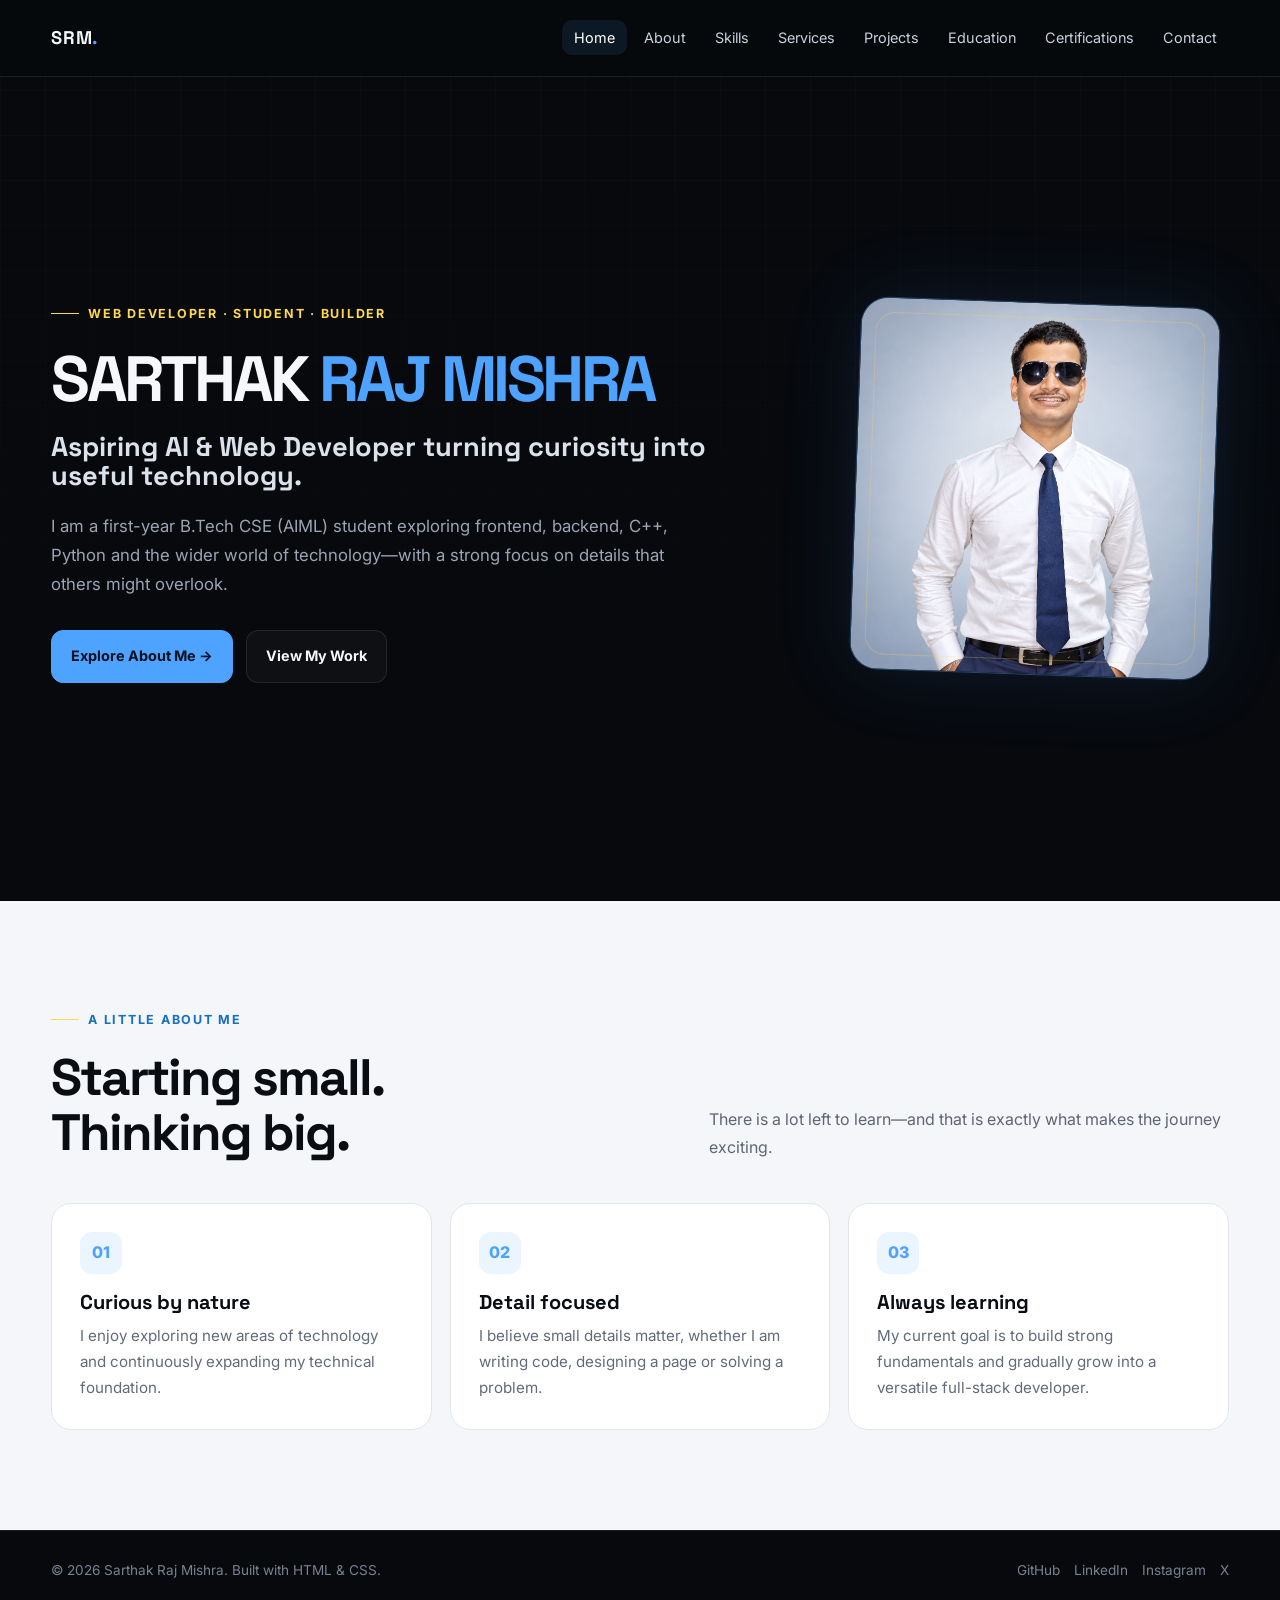
<file: index.html>
<!DOCTYPE html>
<html lang="en">
<head>
<meta charset="UTF-8">
<meta name="viewport" content="width=device-width, initial-scale=1.0">
<meta name="description" content="Portfolio of Sarthak Raj Mishra, a first-year B.Tech CSE AIML student and aspiring web developer from Ghaziabad, India.">
<meta name="author" content="Sarthak Raj Mishra">
<title>Home | Sarthak Raj Mishra</title>
<link rel="stylesheet" href="css/style.css">
</head>
<body>
<header class="site-header"><div class="container nav">
<a class="logo" href="index.html">SRM<span>.</span></a>
<nav aria-label="Main navigation"><ul class="nav-links"><li><a class="active" href="index.html">Home</a></li><li><a class="" href="about.html">About</a></li><li><a class="" href="skills.html">Skills</a></li><li><a class="" href="services.html">Services</a></li><li><a class="" href="projects.html">Projects</a></li><li><a class="" href="education.html">Education</a></li><li><a class="" href="certifications.html">Certifications</a></li><li><a class="" href="contact.html">Contact</a></li></ul></nav>
</div></header>
<main>
<section class="hero">
  <div class="container hero-grid">
    <div>
      <div class="eyebrow">Web Developer · Student · Builder</div>
      <h1>SARTHAK <span>RAJ MISHRA</span></h1>
      <h2>Aspiring AI & Web Developer turning curiosity into useful technology.</h2>
      <p class="lead">I am a first-year B.Tech CSE (AIML) student exploring frontend, backend, C++, Python and the wider world of technology—with a strong focus on details that others might overlook.</p>
      <div class="actions">
        <a class="btn btn-primary" href="about.html">Explore About Me →</a>
        <a class="btn btn-ghost" href="projects.html">View My Work</a>
      </div>
    </div>
    <div class="hero-card">
      <div class="profile-frame">
        <img src="assets/images/profile.png" alt="Portrait of Sarthak Raj Mishra" onerror="this.style.display='none';this.nextElementSibling.style.display='grid'">
        <div class="profile-placeholder" style="display:none">SRM</div>
      </div>
      
    </div>
  </div>
</section>
<section class="section section-light">
  <div class="container">
    <div class="section-head">
      <div><div class="eyebrow" style="color:#176fc2">A little about me</div><h2>Starting small.<br>Thinking big.</h2></div>
      <p>There is a lot left to learn—and that is exactly what makes the journey exciting.</p>
    </div>
    <div class="grid-3">
      <div class="card"><div class="icon">01</div><h3>Curious by nature</h3><p>I enjoy exploring new areas of technology and continuously expanding my technical foundation.</p></div>
      <div class="card"><div class="icon">02</div><h3>Detail focused</h3><p>I believe small details matter, whether I am writing code, designing a page or solving a problem.</p></div>
      <div class="card"><div class="icon">03</div><h3>Always learning</h3><p>My current goal is to build strong fundamentals and gradually grow into a versatile full-stack developer.</p></div>
    </div>
  </div>
</section>
</main>
<footer class="footer"><div class="container footer-inner">
<div>© 2026 Sarthak Raj Mishra. Built with HTML & CSS.</div>
<div class="socials"><a href="https://github.com/SarthakIR" target="_blank" rel="noopener noreferrer">GitHub</a><a href="https://linkedin.com/in/sarthak-raj-mishra-aa0a4242a" target="_blank" rel="noopener noreferrer">LinkedIn</a><a href="https://www.instagram.com/sarthakmishra_209/" target="_blank" rel="noopener noreferrer">Instagram</a><a href="https://x.com/SarthakMishr_a" target="_blank" rel="noopener noreferrer">X</a></div>
</div></footer>
</body>
</html>
</file>
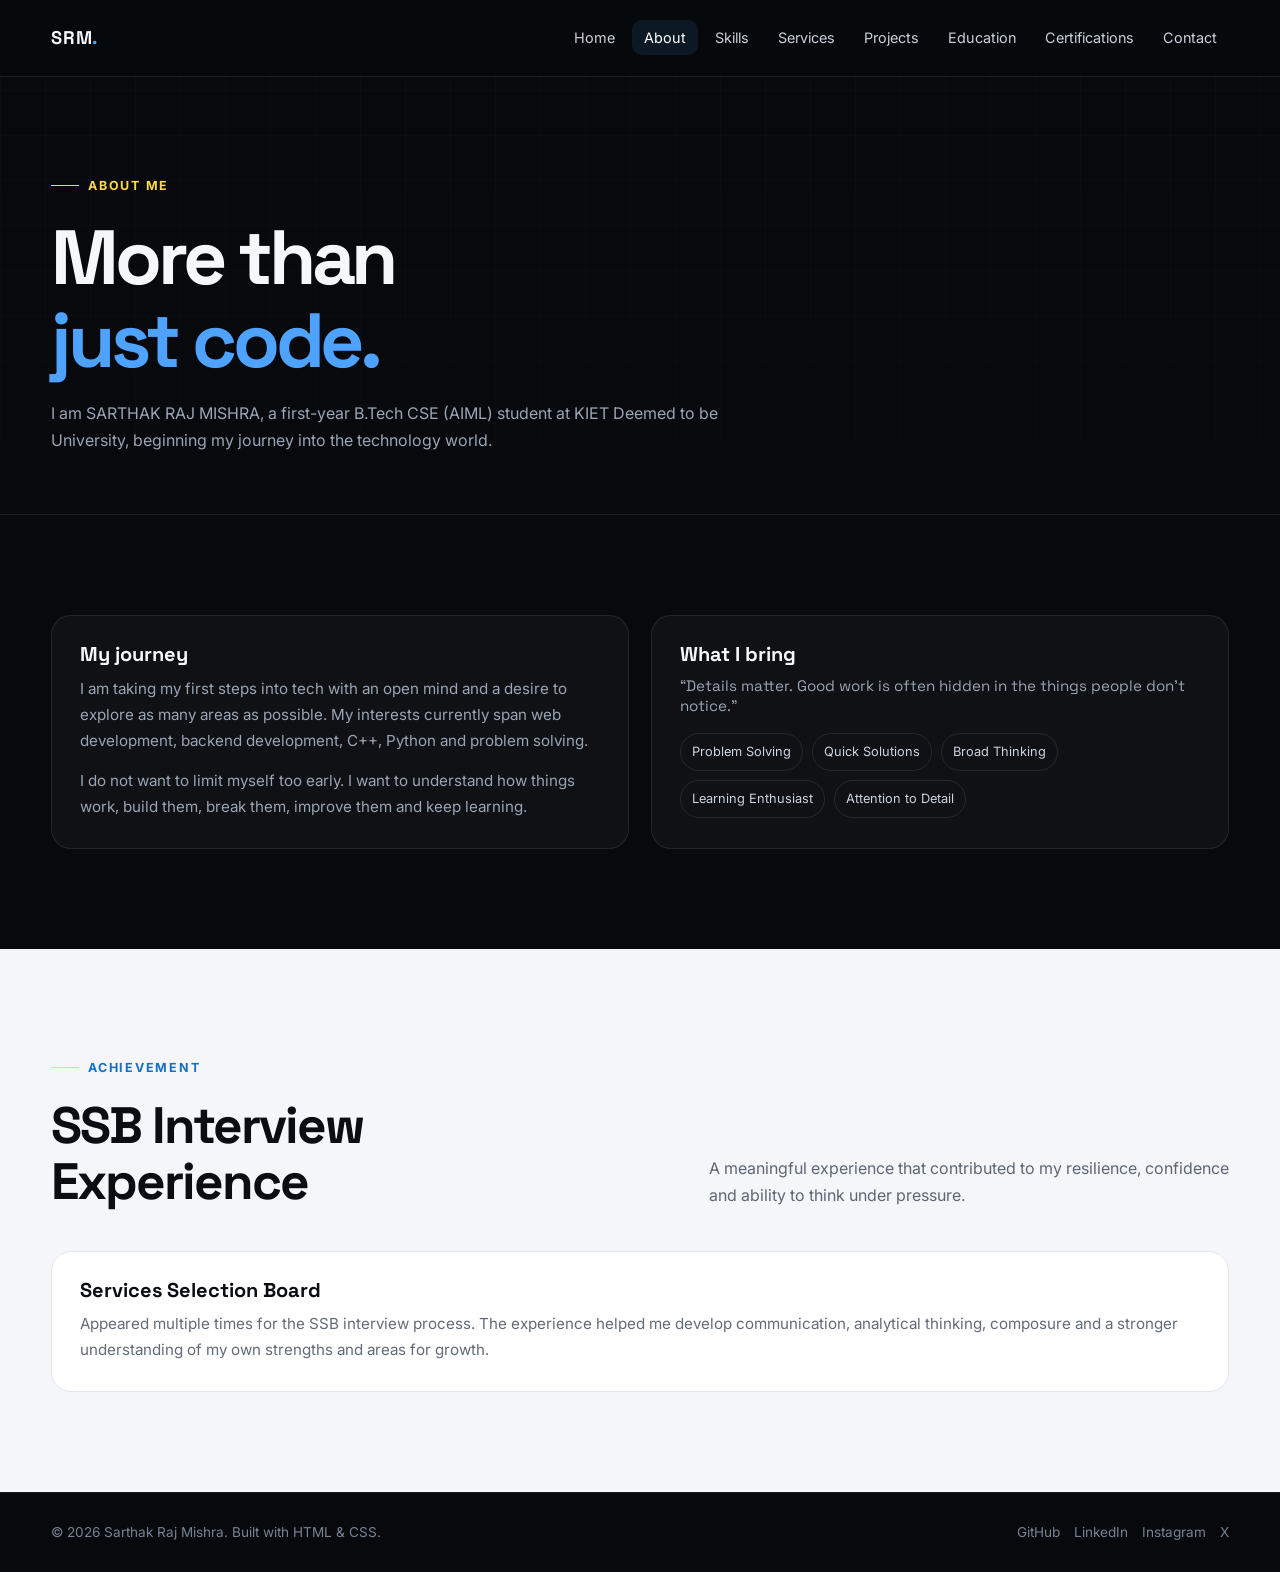
<file: about.html>
<!DOCTYPE html>
<html lang="en">
<head>
<meta charset="UTF-8">
<meta name="viewport" content="width=device-width, initial-scale=1.0">
<meta name="description" content="Portfolio of Sarthak Raj Mishra, a first-year B.Tech CSE AIML student and aspiring web developer from Ghaziabad, India.">
<meta name="author" content="Sarthak Raj Mishra">
<title>About | Sarthak Raj Mishra</title>
<link rel="stylesheet" href="css/style.css">
</head>
<body>
<header class="site-header"><div class="container nav">
<a class="logo" href="index.html">SRM<span>.</span></a>
<nav aria-label="Main navigation"><ul class="nav-links"><li><a class="" href="index.html">Home</a></li><li><a class="active" href="about.html">About</a></li><li><a class="" href="skills.html">Skills</a></li><li><a class="" href="services.html">Services</a></li><li><a class="" href="projects.html">Projects</a></li><li><a class="" href="education.html">Education</a></li><li><a class="" href="certifications.html">Certifications</a></li><li><a class="" href="contact.html">Contact</a></li></ul></nav>
</div></header>
<main>
<section class="page-hero"><div class="container"><div class="eyebrow">About Me</div><h1>More than<br><span>just code.</span></h1><p>I am SARTHAK RAJ MISHRA, a first-year B.Tech CSE (AIML) student at KIET Deemed to be University, beginning my journey into the technology world.</p></div></section>
<section class="section"><div class="container grid-2">
  <div class="card"><h3>My journey</h3><p>I am taking my first steps into tech with an open mind and a desire to explore as many areas as possible. My interests currently span web development, backend development, C++, Python and problem solving.</p><p style="margin-top:15px">I do not want to limit myself too early. I want to understand how things work, build them, break them, improve them and keep learning.</p></div>
  <div class="card"><h3>What I bring</h3><p class="quote">“Details matter. Good work is often hidden in the things people don't notice.”</p><div class="tags"><span class="tag">Problem Solving</span><span class="tag">Quick Solutions</span><span class="tag">Broad Thinking</span><span class="tag">Learning Enthusiast</span><span class="tag">Attention to Detail</span></div></div>
</div></section>
<section class="section section-light"><div class="container"><div class="section-head"><div><div class="eyebrow" style="color:#176fc2">Achievement</div><h2>SSB Interview<br>Experience</h2></div><p>A meaningful experience that contributed to my resilience, confidence and ability to think under pressure.</p></div><div class="card"><h3>Services Selection Board</h3><p>Appeared multiple times for the SSB interview process. The experience helped me develop communication, analytical thinking, composure and a stronger understanding of my own strengths and areas for growth.</p></div></div></section>
</main>
<footer class="footer"><div class="container footer-inner">
<div>© 2026 Sarthak Raj Mishra. Built with HTML & CSS.</div>
<div class="socials"><a href="https://github.com/SarthakIR" target="_blank" rel="noopener noreferrer">GitHub</a><a href="https://linkedin.com/in/sarthak-raj-mishra-aa0a4242a" target="_blank" rel="noopener noreferrer">LinkedIn</a><a href="https://www.instagram.com/sarthakmishra_209/" target="_blank" rel="noopener noreferrer">Instagram</a><a href="https://x.com/SarthakMishr_a" target="_blank" rel="noopener noreferrer">X</a></div>
</div></footer>
</body>
</html>
</file>
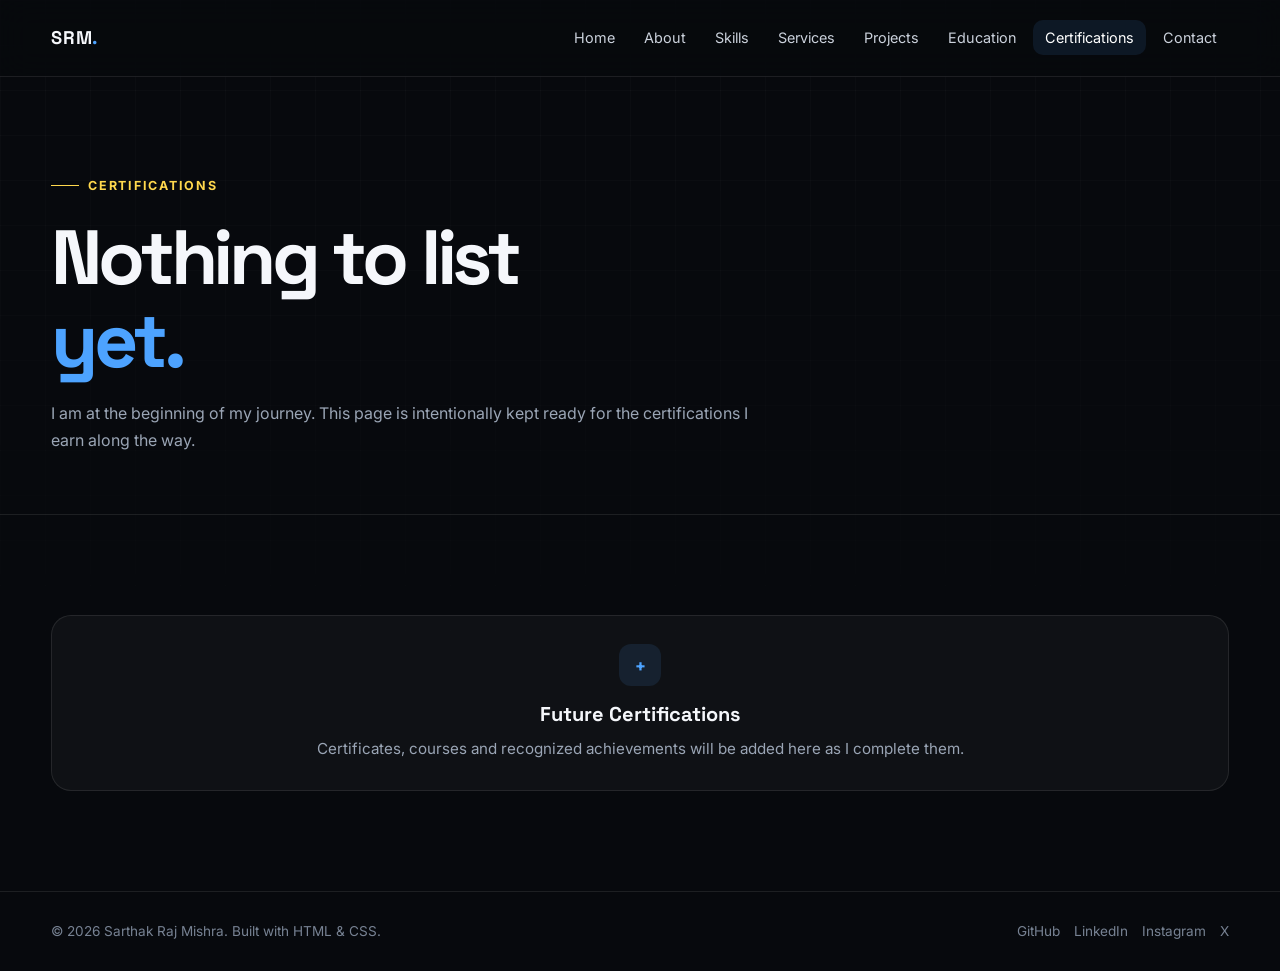
<file: certifications.html>
<!DOCTYPE html>
<html lang="en">
<head>
<meta charset="UTF-8">
<meta name="viewport" content="width=device-width, initial-scale=1.0">
<meta name="description" content="Portfolio of Sarthak Raj Mishra, a first-year B.Tech CSE AIML student and aspiring web developer from Ghaziabad, India.">
<meta name="author" content="Sarthak Raj Mishra">
<title>Certifications | Sarthak Raj Mishra</title>
<link rel="stylesheet" href="css/style.css">
</head>
<body>
<header class="site-header"><div class="container nav">
<a class="logo" href="index.html">SRM<span>.</span></a>
<nav aria-label="Main navigation"><ul class="nav-links"><li><a class="" href="index.html">Home</a></li><li><a class="" href="about.html">About</a></li><li><a class="" href="skills.html">Skills</a></li><li><a class="" href="services.html">Services</a></li><li><a class="" href="projects.html">Projects</a></li><li><a class="" href="education.html">Education</a></li><li><a class="active" href="certifications.html">Certifications</a></li><li><a class="" href="contact.html">Contact</a></li></ul></nav>
</div></header>
<main>
<section class="page-hero"><div class="container"><div class="eyebrow">Certifications</div><h1>Nothing to list<br><span>yet.</span></h1><p>I am at the beginning of my journey. This page is intentionally kept ready for the certifications I earn along the way.</p></div></section>
<section class="section"><div class="container"><div class="card center"><div class="icon" style="margin:0 auto 18px">+</div><h3>Future Certifications</h3><p>Certificates, courses and recognized achievements will be added here as I complete them.</p></div></div></section>
</main>
<footer class="footer"><div class="container footer-inner">
<div>© 2026 Sarthak Raj Mishra. Built with HTML & CSS.</div>
<div class="socials"><a href="https://github.com/SarthakIR" target="_blank" rel="noopener noreferrer">GitHub</a><a href="https://linkedin.com/in/sarthak-raj-mishra-aa0a4242a" target="_blank" rel="noopener noreferrer">LinkedIn</a><a href="https://www.instagram.com/sarthakmishra_209/" target="_blank" rel="noopener noreferrer">Instagram</a><a href="https://x.com/SarthakMishr_a" target="_blank" rel="noopener noreferrer">X</a></div>
</div></footer>
</body>
</html>
</file>
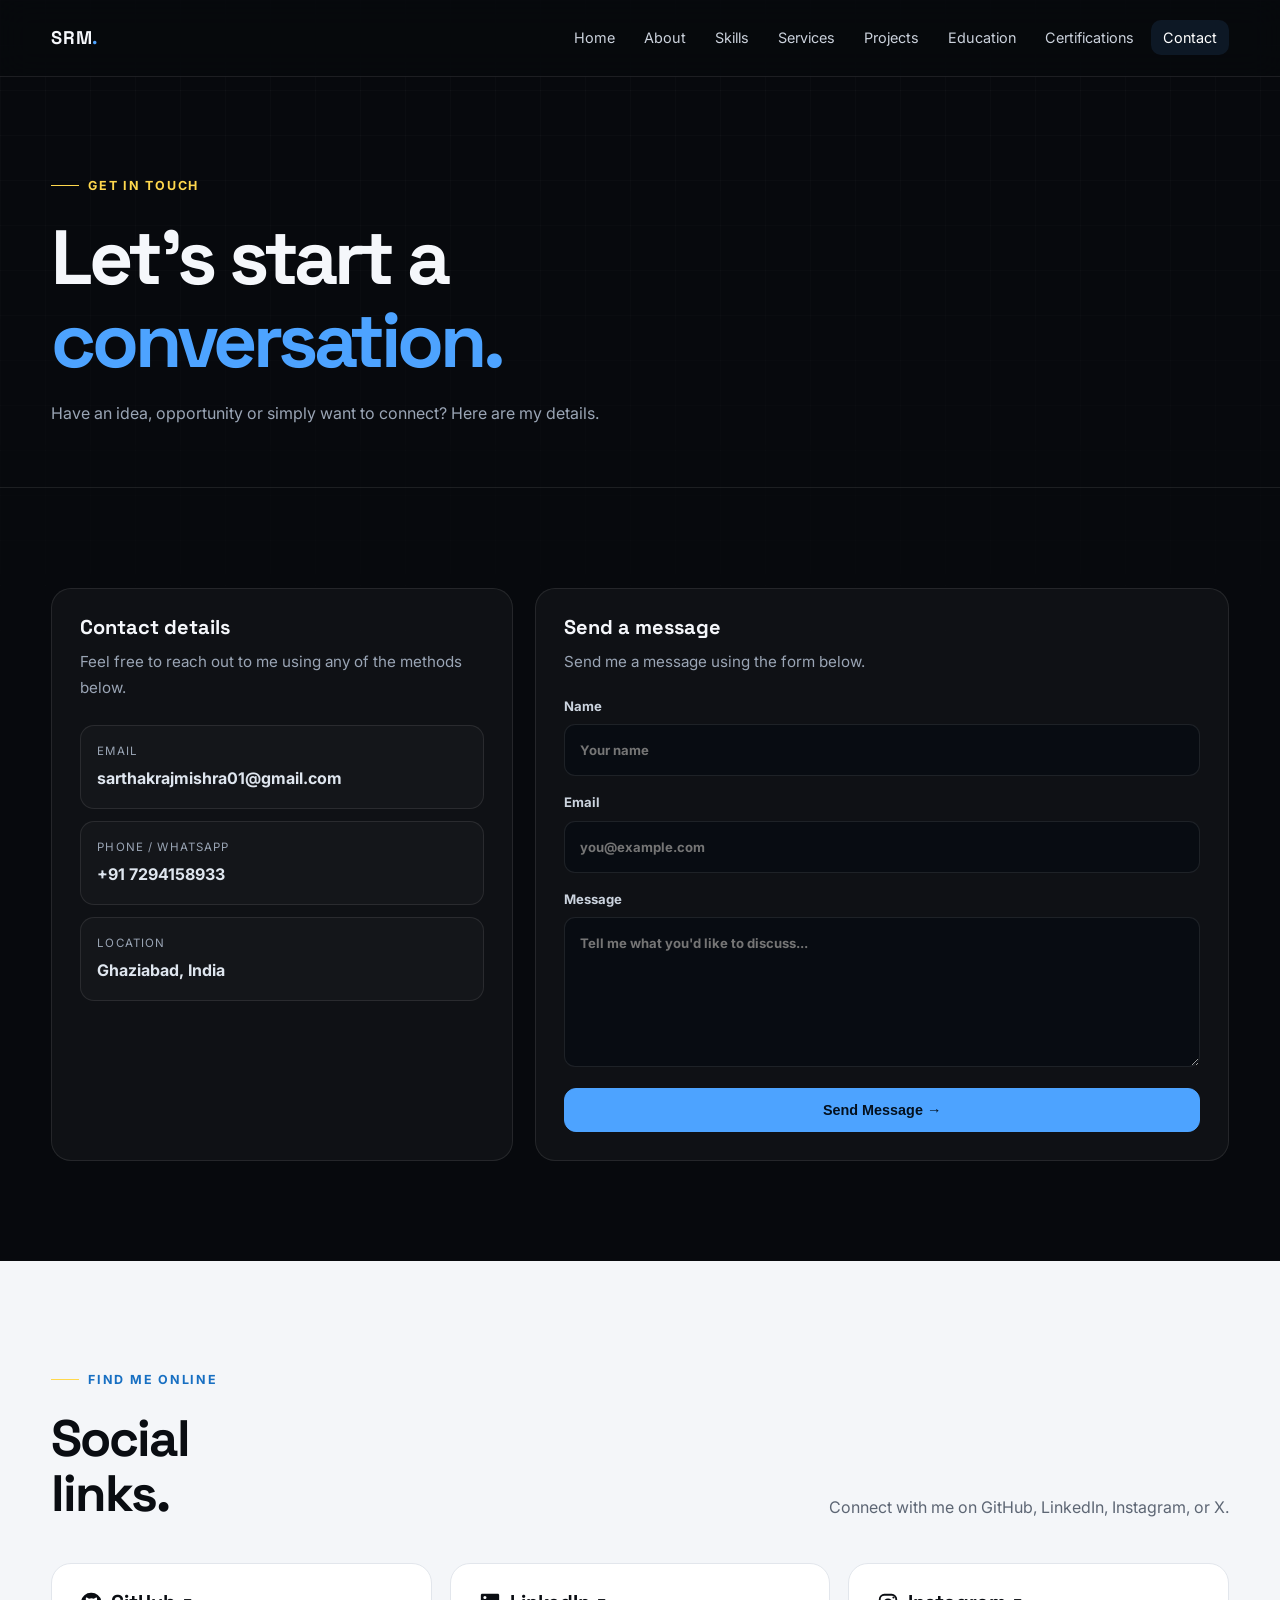
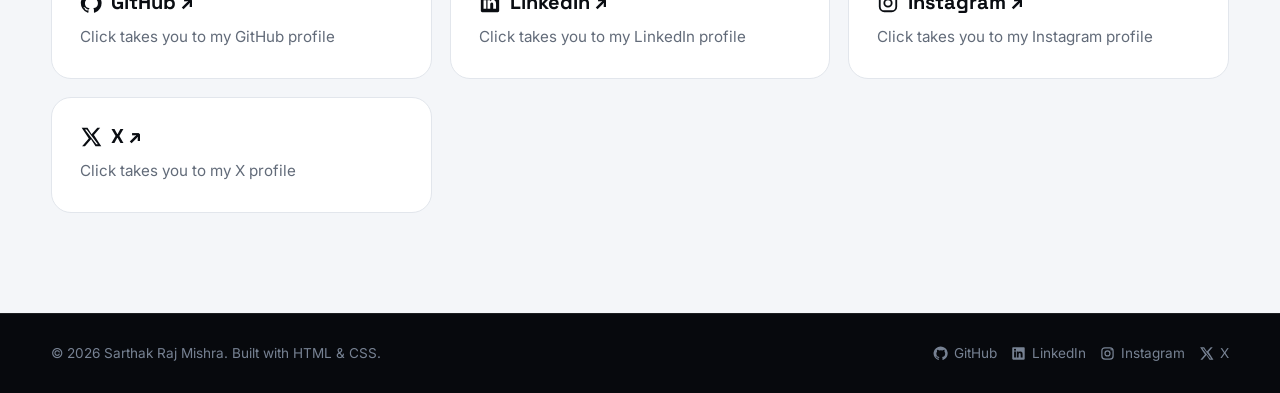
<file: contact.html>
<!DOCTYPE html>
<html lang="en">
<head>
<meta charset="UTF-8">
<meta name="viewport" content="width=device-width, initial-scale=1.0">
<meta name="description" content="Portfolio of Sarthak Raj Mishra, a first-year B.Tech CSE AIML student and aspiring web developer from Ghaziabad, India.">
<meta name="author" content="Sarthak Raj Mishra">
<title>Contact | Sarthak Raj Mishra</title>
<link rel="stylesheet" href="css/style.css">
</head>
<body>
<header class="site-header"><div class="container nav">
<a class="logo" href="index.html">SRM<span>.</span></a>
<nav aria-label="Main navigation"><ul class="nav-links"><li><a class="" href="index.html">Home</a></li><li><a class="" href="about.html">About</a></li><li><a class="" href="skills.html">Skills</a></li><li><a class="" href="services.html">Services</a></li><li><a class="" href="projects.html">Projects</a></li><li><a class="" href="education.html">Education</a></li><li><a class="" href="certifications.html">Certifications</a></li><li><a class="active" href="contact.html">Contact</a></li></ul></nav>
</div></header>
<main>
<section class="page-hero"><div class="container"><div class="eyebrow">Get In Touch</div><h1>Let's start a<br><span>conversation.</span></h1><p>Have an idea, opportunity or simply want to connect? Here are my details.</p></div></section>
<section class="section"><div class="container contact-grid">
  <div class="card"><h3>Contact details</h3><p>Feel free to reach out to me using any of the methods below.</p><div class="contact-list">
    <div class="contact-item"><small>Email</small><strong>sarthakrajmishra01@gmail.com</strong></div>
    <div class="contact-item"><small>Phone / WhatsApp</small><strong>+91 7294158933</strong></div>
    <div class="contact-item"><small>Location</small><strong>Ghaziabad, India</strong></div>
  </div></div>
  <div class="card"><h3>Send a message</h3><p style="margin-bottom:20px">Send me a message using the form below.</p>
    <form action="#" method="post">
      <label>Name<input type="text" placeholder="Your name"></label>
      <label>Email<input type="email" placeholder="you@example.com"></label>
      <label>Message<textarea placeholder="Tell me what you'd like to discuss..."></textarea></label>
      <button class="btn btn-primary" type="submit">Send Message →</button>
    </form>
  </div>
</div></section>
<section class="section section-light"><div class="container"><div class="section-head"><div><div class="eyebrow" style="color:#176fc2">Find me online</div><h2>Social<br>links.</h2></div><p>Connect with me on GitHub, LinkedIn, Instagram, or X.</p></div>
<div class="grid-3 social-links">
  <a class="card" href="https://github.com/SarthakIR" target="_blank" rel="noopener noreferrer"><h3><svg class="social-icon" viewBox="0 0 24 24" aria-hidden="true"><path d="M12 .9a11.1 11.1 0 0 0-3.51 21.63c.55.1.76-.24.76-.53v-2.05c-3.1.67-3.76-1.32-3.76-1.32-.5-1.28-1.24-1.62-1.24-1.62-1.01-.69.08-.68.08-.68 1.12.08 1.71 1.15 1.71 1.15 1 .1.77 2.08 3.74 1.57.1-.71.39-1.19.7-1.46-2.48-.28-5.09-1.24-5.09-5.52 0-1.22.44-2.22 1.15-3-.12-.28-.5-1.42.11-2.96 0 0 .94-.3 3.05 1.15a10.6 10.6 0 0 1 5.56 0c2.12-1.44 3.05-1.15 3.05-1.15.61 1.54.23 2.68.11 2.96.72.78 1.15 1.78 1.15 3 0 4.29-2.61 5.23-5.1 5.51.4.35.75 1.02.75 2.06V22c0 .29.2.63.76.52A11.1 11.1 0 0 0 12 .9Z"/></svg> GitHub ↗</h3><p>Click takes you to my GitHub profile</p></a>
  <a class="card" href="https://linkedin.com/in/sarthak-raj-mishra-aa0a4242a" target="_blank" rel="noopener noreferrer"><h3><svg class="social-icon" viewBox="0 0 24 24" aria-hidden="true"><path d="M20.45 2H3.55C2.69 2 2 2.68 2 3.52v16.96c0 .84.69 1.52 1.55 1.52h16.9c.86 0 1.55-.68 1.55-1.52V3.52c0-.84-.69-1.52-1.55-1.52ZM7.93 18.34H4.96V9.02h2.97v9.32ZM6.45 7.75a1.72 1.72 0 1 1 0-3.44 1.72 1.72 0 0 1 0 3.44Zm12.02 10.59H15.5v-4.53c0-1.08-.02-2.47-1.5-2.47-1.5 0-1.73 1.17-1.73 2.39v4.61H9.3V9.02h2.85v1.27h.04c.4-.75 1.37-1.54 2.82-1.54 3.02 0 3.58 1.99 3.58 4.58v5.01Z"/></svg> LinkedIn ↗</h3><p>Click takes you to my LinkedIn profile</p></a>
  <a class="card" href="https://www.instagram.com/sarthakmishra_209/" target="_blank" rel="noopener noreferrer"><h3><svg class="social-icon" viewBox="0 0 24 24" aria-hidden="true"><rect x="3" y="3" width="18" height="18" rx="5" fill="none" stroke="currentColor" stroke-width="2"/><circle cx="12" cy="12" r="4" fill="none" stroke="currentColor" stroke-width="2"/><circle cx="18" cy="6" r="1.2"/></svg> Instagram ↗</h3><p>Click takes you to my Instagram profile</p></a>
  <a class="card" href="https://x.com/SarthakMishr_a" target="_blank" rel="noopener noreferrer"><h3><svg class="social-icon" viewBox="0 0 24 24" aria-hidden="true"><path d="M18.9 2H22l-6.78 7.75L23.2 22h-6.25l-4.9-7.57L5.42 22H2.3l7.25-8.29L1.8 2h6.4l4.43 6.96L18.9 2Zm-1.1 18h1.73L7.27 3.88H5.42L17.8 20Z"/></svg> X ↗</h3><p>Click takes you to my X profile</p></a>
</div></div></section>
</main>
<footer class="footer"><div class="container footer-inner">
<div>© 2026 Sarthak Raj Mishra. Built with HTML & CSS.</div>
<div class="socials"><a href="https://github.com/SarthakIR" target="_blank" rel="noopener noreferrer"><svg class="social-icon" viewBox="0 0 24 24" aria-hidden="true"><path d="M12 .9a11.1 11.1 0 0 0-3.51 21.63c.55.1.76-.24.76-.53v-2.05c-3.1.67-3.76-1.32-3.76-1.32-.5-1.28-1.24-1.62-1.24-1.62-1.01-.69.08-.68.08-.68 1.12.08 1.71 1.15 1.71 1.15 1 .1.77 2.08 3.74 1.57.1-.71.39-1.19.7-1.46-2.48-.28-5.09-1.24-5.09-5.52 0-1.22.44-2.22 1.15-3-.12-.28-.5-1.42.11-2.96 0 0 .94-.3 3.05 1.15a10.6 10.6 0 0 1 5.56 0c2.12-1.44 3.05-1.15 3.05-1.15.61 1.54.23 2.68.11 2.96.72.78 1.15 1.78 1.15 3 0 4.29-2.61 5.23-5.1 5.51.4.35.75 1.02.75 2.06V22c0 .29.2.63.76.52A11.1 11.1 0 0 0 12 .9Z"/></svg>GitHub</a><a href="https://linkedin.com/in/sarthak-raj-mishra-aa0a4242a" target="_blank" rel="noopener noreferrer"><svg class="social-icon" viewBox="0 0 24 24" aria-hidden="true"><path d="M20.45 2H3.55C2.69 2 2 2.68 2 3.52v16.96c0 .84.69 1.52 1.55 1.52h16.9c.86 0 1.55-.68 1.55-1.52V3.52c0-.84-.69-1.52-1.55-1.52ZM7.93 18.34H4.96V9.02h2.97v9.32ZM6.45 7.75a1.72 1.72 0 1 1 0-3.44 1.72 1.72 0 0 1 0 3.44Zm12.02 10.59H15.5v-4.53c0-1.08-.02-2.47-1.5-2.47-1.5 0-1.73 1.17-1.73 2.39v4.61H9.3V9.02h2.85v1.27h.04c.4-.75 1.37-1.54 2.82-1.54 3.02 0 3.58 1.99 3.58 4.58v5.01Z"/></svg>LinkedIn</a><a href="https://www.instagram.com/sarthakmishra_209/" target="_blank" rel="noopener noreferrer"><svg class="social-icon" viewBox="0 0 24 24" aria-hidden="true"><rect x="3" y="3" width="18" height="18" rx="5" fill="none" stroke="currentColor" stroke-width="2"/><circle cx="12" cy="12" r="4" fill="none" stroke="currentColor" stroke-width="2"/><circle cx="18" cy="6" r="1.2"/></svg>Instagram</a><a href="https://x.com/SarthakMishr_a" target="_blank" rel="noopener noreferrer"><svg class="social-icon" viewBox="0 0 24 24" aria-hidden="true"><path d="M18.9 2H22l-6.78 7.75L23.2 22h-6.25l-4.9-7.57L5.42 22H2.3l7.25-8.29L1.8 2h6.4l4.43 6.96L18.9 2Zm-1.1 18h1.73L7.27 3.88H5.42L17.8 20Z"/></svg>X</a></div>
</div></footer>
</body>
</html>
</file>
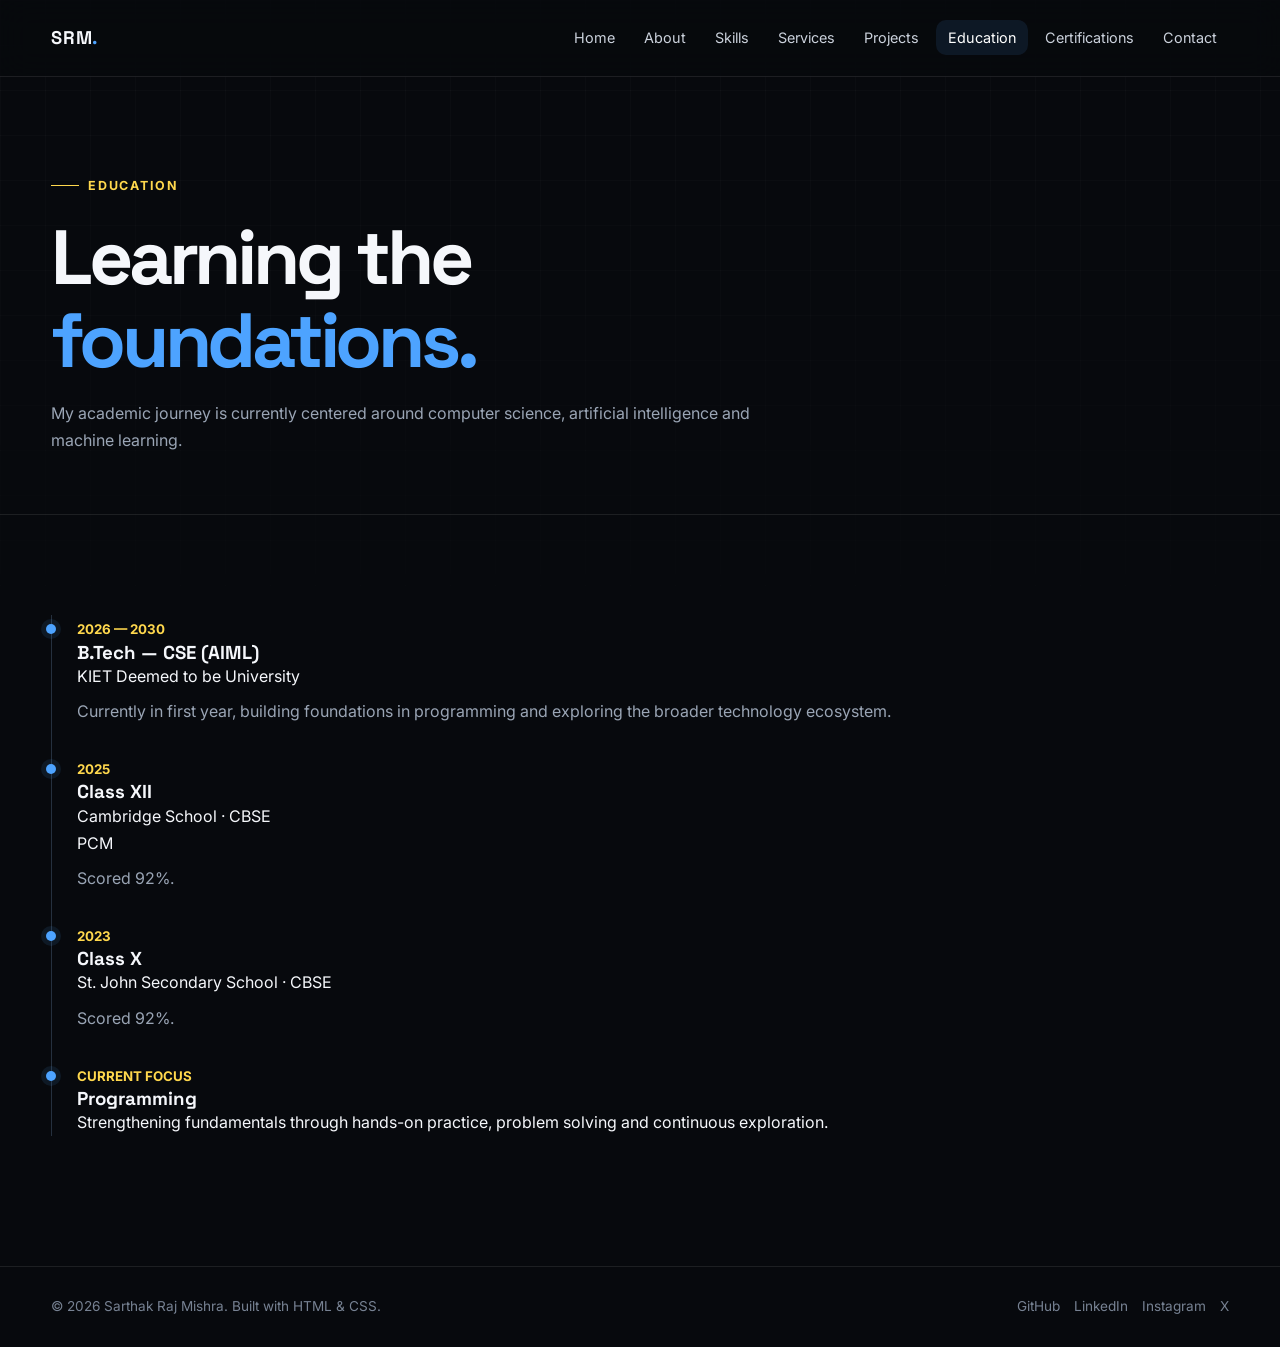
<file: education.html>
<!DOCTYPE html>
<html lang="en">
<head>
<meta charset="UTF-8">
<meta name="viewport" content="width=device-width, initial-scale=1.0">
<meta name="description" content="Portfolio of Sarthak Raj Mishra, a first-year B.Tech CSE AIML student and aspiring web developer from Ghaziabad, India.">
<meta name="author" content="Sarthak Raj Mishra">
<title>Education | Sarthak Raj Mishra</title>
<link rel="stylesheet" href="css/style.css">
</head>
<body>
<header class="site-header"><div class="container nav">
<a class="logo" href="index.html">SRM<span>.</span></a>
<nav aria-label="Main navigation"><ul class="nav-links"><li><a class="" href="index.html">Home</a></li><li><a class="" href="about.html">About</a></li><li><a class="" href="skills.html">Skills</a></li><li><a class="" href="services.html">Services</a></li><li><a class="" href="projects.html">Projects</a></li><li><a class="active" href="education.html">Education</a></li><li><a class="" href="certifications.html">Certifications</a></li><li><a class="" href="contact.html">Contact</a></li></ul></nav>
</div></header>
<main>
<section class="page-hero"><div class="container"><div class="eyebrow">Education</div><h1>Learning the<br><span>foundations.</span></h1><p>My academic journey is currently centered around computer science, artificial intelligence and machine learning.</p></div></section>
<section class="section"><div class="container"><div class="timeline">
  <div class="timeline-item"><small>2026 — 2030</small><h3>B.Tech — CSE (AIML)</h3><p>KIET Deemed to be University</p><p style="margin-top:8px;color:var(--muted)">Currently in first year, building foundations in programming and exploring the broader technology ecosystem.</p></div>
  <div class="timeline-item"><small>2025</small><h3>Class XII</h3><p>Cambridge School · CBSE</p><p>PCM</p><p style="margin-top:8px;color:var(--muted)">Scored 92%.</p></div>
  <div class="timeline-item"><small>2023</small><h3>Class X</h3><p>St. John Secondary School · CBSE</p><p style="margin-top:8px;color:var(--muted)">Scored 92%.</p></div>
  <div class="timeline-item"><small>CURRENT FOCUS</small><h3>Programming</h3><p>Strengthening fundamentals through hands-on practice, problem solving and continuous exploration.</p></div>
</div></div></section>
</main>
<footer class="footer"><div class="container footer-inner">
<div>© 2026 Sarthak Raj Mishra. Built with HTML & CSS.</div>
<div class="socials"><a href="https://github.com/SarthakIR" target="_blank" rel="noopener noreferrer">GitHub</a><a href="https://linkedin.com/in/sarthak-raj-mishra-aa0a4242a" target="_blank" rel="noopener noreferrer">LinkedIn</a><a href="https://www.instagram.com/sarthakmishra_209/" target="_blank" rel="noopener noreferrer">Instagram</a><a href="https://x.com/SarthakMishr_a" target="_blank" rel="noopener noreferrer">X</a></div>
</div></footer>
</body>
</html>
</file>
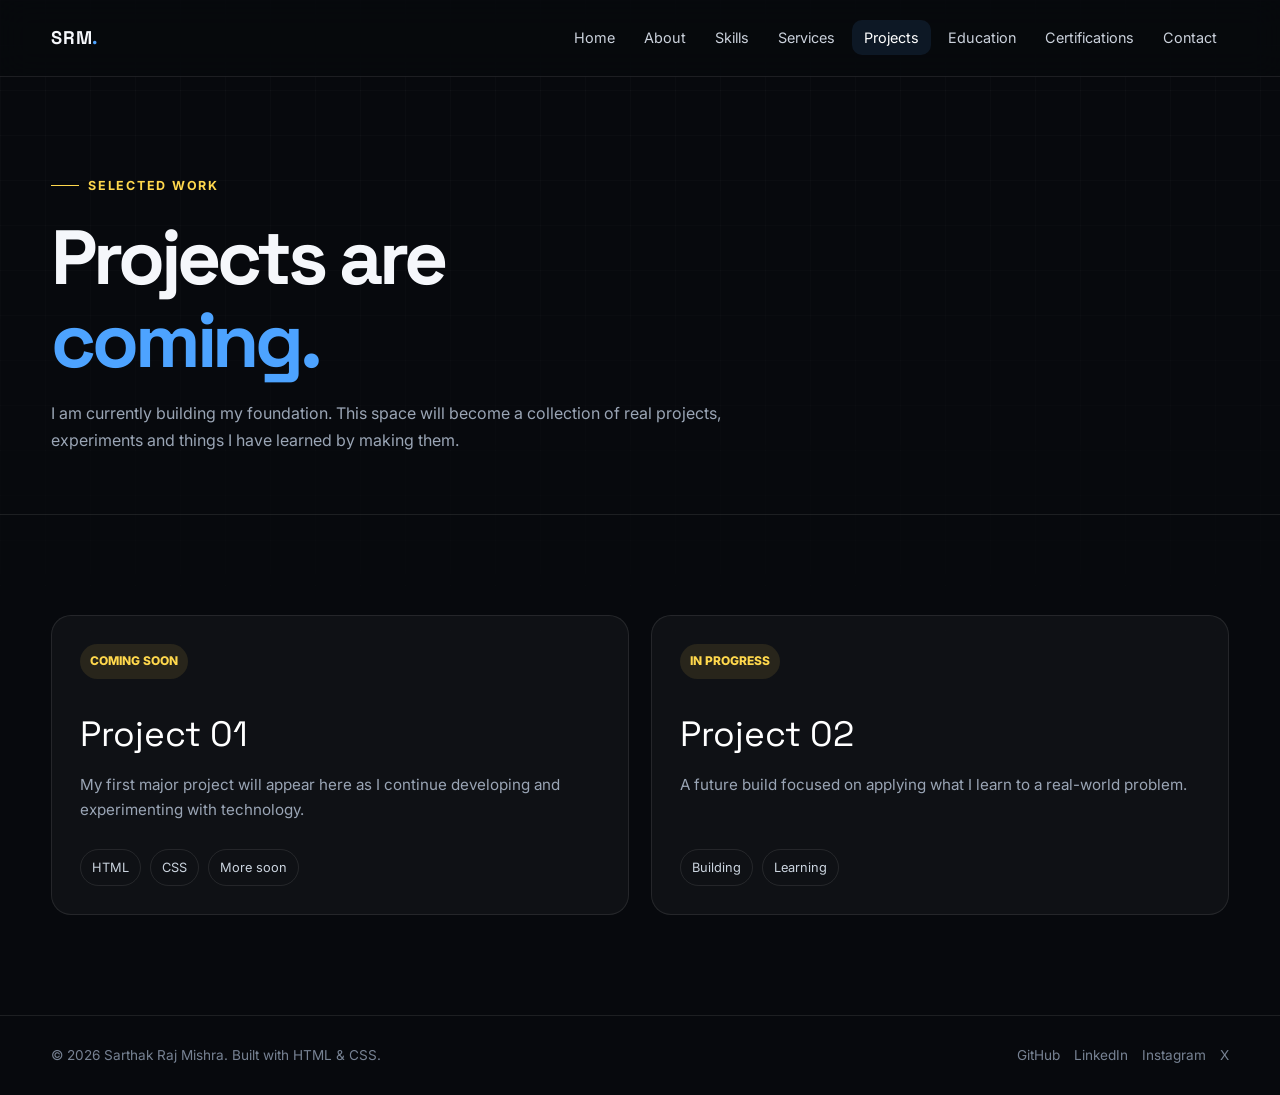
<file: projects.html>
<!DOCTYPE html>
<html lang="en">
<head>
<meta charset="UTF-8">
<meta name="viewport" content="width=device-width, initial-scale=1.0">
<meta name="description" content="Portfolio of Sarthak Raj Mishra, a first-year B.Tech CSE AIML student and aspiring web developer from Ghaziabad, India.">
<meta name="author" content="Sarthak Raj Mishra">
<title>Projects | Sarthak Raj Mishra</title>
<link rel="stylesheet" href="css/style.css">
</head>
<body>
<header class="site-header"><div class="container nav">
<a class="logo" href="index.html">SRM<span>.</span></a>
<nav aria-label="Main navigation"><ul class="nav-links"><li><a class="" href="index.html">Home</a></li><li><a class="" href="about.html">About</a></li><li><a class="" href="skills.html">Skills</a></li><li><a class="" href="services.html">Services</a></li><li><a class="active" href="projects.html">Projects</a></li><li><a class="" href="education.html">Education</a></li><li><a class="" href="certifications.html">Certifications</a></li><li><a class="" href="contact.html">Contact</a></li></ul></nav>
</div></header>
<main>
<section class="page-hero"><div class="container"><div class="eyebrow">Selected Work</div><h1>Projects are<br><span>coming.</span></h1><p>I am currently building my foundation. This space will become a collection of real projects, experiments and things I have learned by making them.</p></div></section>
<section class="section"><div class="container grid-2">
  <div class="card project-card"><div><span class="project-status">COMING SOON</span><div class="coming">Project 01</div><p>My first major project will appear here as I continue developing and experimenting with technology.</p></div><div class="tags"><span class="tag">HTML</span><span class="tag">CSS</span><span class="tag">More soon</span></div></div>
  <div class="card project-card"><div><span class="project-status">IN PROGRESS</span><div class="coming">Project 02</div><p>A future build focused on applying what I learn to a real-world problem.</p></div><div class="tags"><span class="tag">Building</span><span class="tag">Learning</span></div></div>
</div></section>
</main>
<footer class="footer"><div class="container footer-inner">
<div>© 2026 Sarthak Raj Mishra. Built with HTML & CSS.</div>
<div class="socials"><a href="https://github.com/SarthakIR" target="_blank" rel="noopener noreferrer">GitHub</a><a href="https://linkedin.com/in/sarthak-raj-mishra-aa0a4242a" target="_blank" rel="noopener noreferrer">LinkedIn</a><a href="https://www.instagram.com/sarthakmishra_209/" target="_blank" rel="noopener noreferrer">Instagram</a><a href="https://x.com/SarthakMishr_a" target="_blank" rel="noopener noreferrer">X</a></div>
</div></footer>
</body>
</html>
</file>
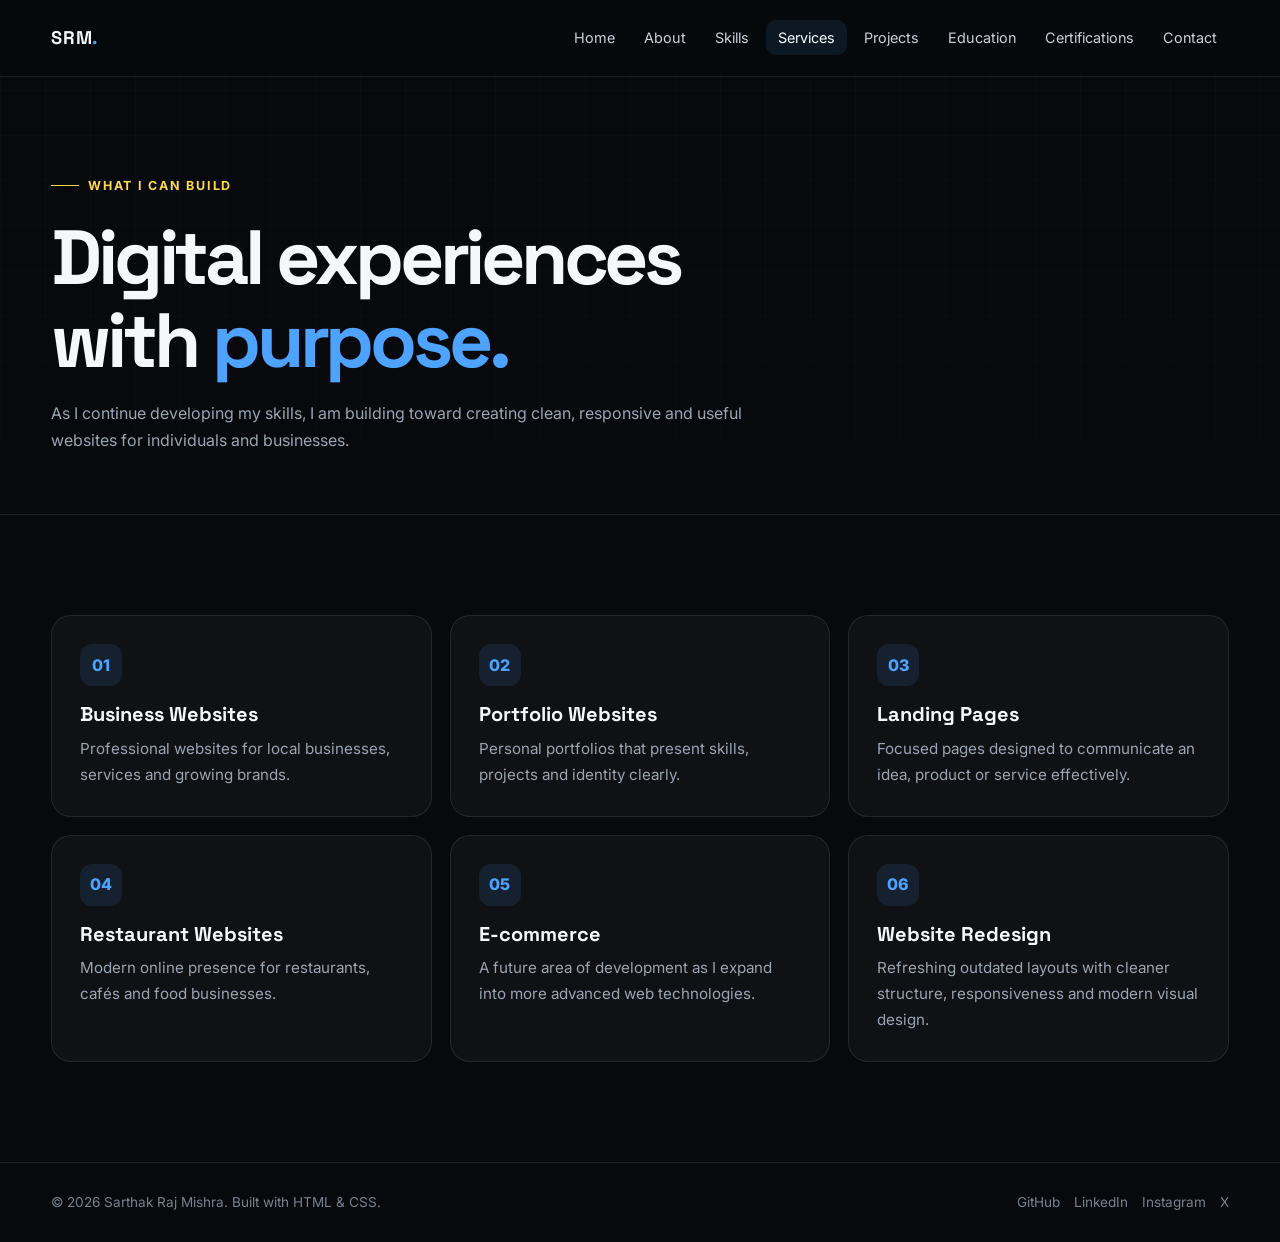
<file: services.html>
<!DOCTYPE html>
<html lang="en">
<head>
<meta charset="UTF-8">
<meta name="viewport" content="width=device-width, initial-scale=1.0">
<meta name="description" content="Portfolio of Sarthak Raj Mishra, a first-year B.Tech CSE AIML student and aspiring web developer from Ghaziabad, India.">
<meta name="author" content="Sarthak Raj Mishra">
<title>Services | Sarthak Raj Mishra</title>
<link rel="stylesheet" href="css/style.css">
</head>
<body>
<header class="site-header"><div class="container nav">
<a class="logo" href="index.html">SRM<span>.</span></a>
<nav aria-label="Main navigation"><ul class="nav-links"><li><a class="" href="index.html">Home</a></li><li><a class="" href="about.html">About</a></li><li><a class="" href="skills.html">Skills</a></li><li><a class="active" href="services.html">Services</a></li><li><a class="" href="projects.html">Projects</a></li><li><a class="" href="education.html">Education</a></li><li><a class="" href="certifications.html">Certifications</a></li><li><a class="" href="contact.html">Contact</a></li></ul></nav>
</div></header>
<main>
<section class="page-hero"><div class="container"><div class="eyebrow">What I Can Build</div><h1>Digital experiences<br>with <span>purpose.</span></h1><p>As I continue developing my skills, I am building toward creating clean, responsive and useful websites for individuals and businesses.</p></div></section>
<section class="section"><div class="container grid-3">
  <div class="card"><div class="icon">01</div><h3>Business Websites</h3><p>Professional websites for local businesses, services and growing brands.</p></div>
  <div class="card"><div class="icon">02</div><h3>Portfolio Websites</h3><p>Personal portfolios that present skills, projects and identity clearly.</p></div>
  <div class="card"><div class="icon">03</div><h3>Landing Pages</h3><p>Focused pages designed to communicate an idea, product or service effectively.</p></div>
  <div class="card"><div class="icon">04</div><h3>Restaurant Websites</h3><p>Modern online presence for restaurants, cafés and food businesses.</p></div>
  <div class="card"><div class="icon">05</div><h3>E-commerce</h3><p>A future area of development as I expand into more advanced web technologies.</p></div>
  <div class="card"><div class="icon">06</div><h3>Website Redesign</h3><p>Refreshing outdated layouts with cleaner structure, responsiveness and modern visual design.</p></div>
</div></section>
</main>
<footer class="footer"><div class="container footer-inner">
<div>© 2026 Sarthak Raj Mishra. Built with HTML & CSS.</div>
<div class="socials"><a href="https://github.com/SarthakIR" target="_blank" rel="noopener noreferrer">GitHub</a><a href="https://linkedin.com/in/sarthak-raj-mishra-aa0a4242a" target="_blank" rel="noopener noreferrer">LinkedIn</a><a href="https://www.instagram.com/sarthakmishra_209/" target="_blank" rel="noopener noreferrer">Instagram</a><a href="https://x.com/SarthakMishr_a" target="_blank" rel="noopener noreferrer">X</a></div>
</div></footer>
</body>
</html>
</file>
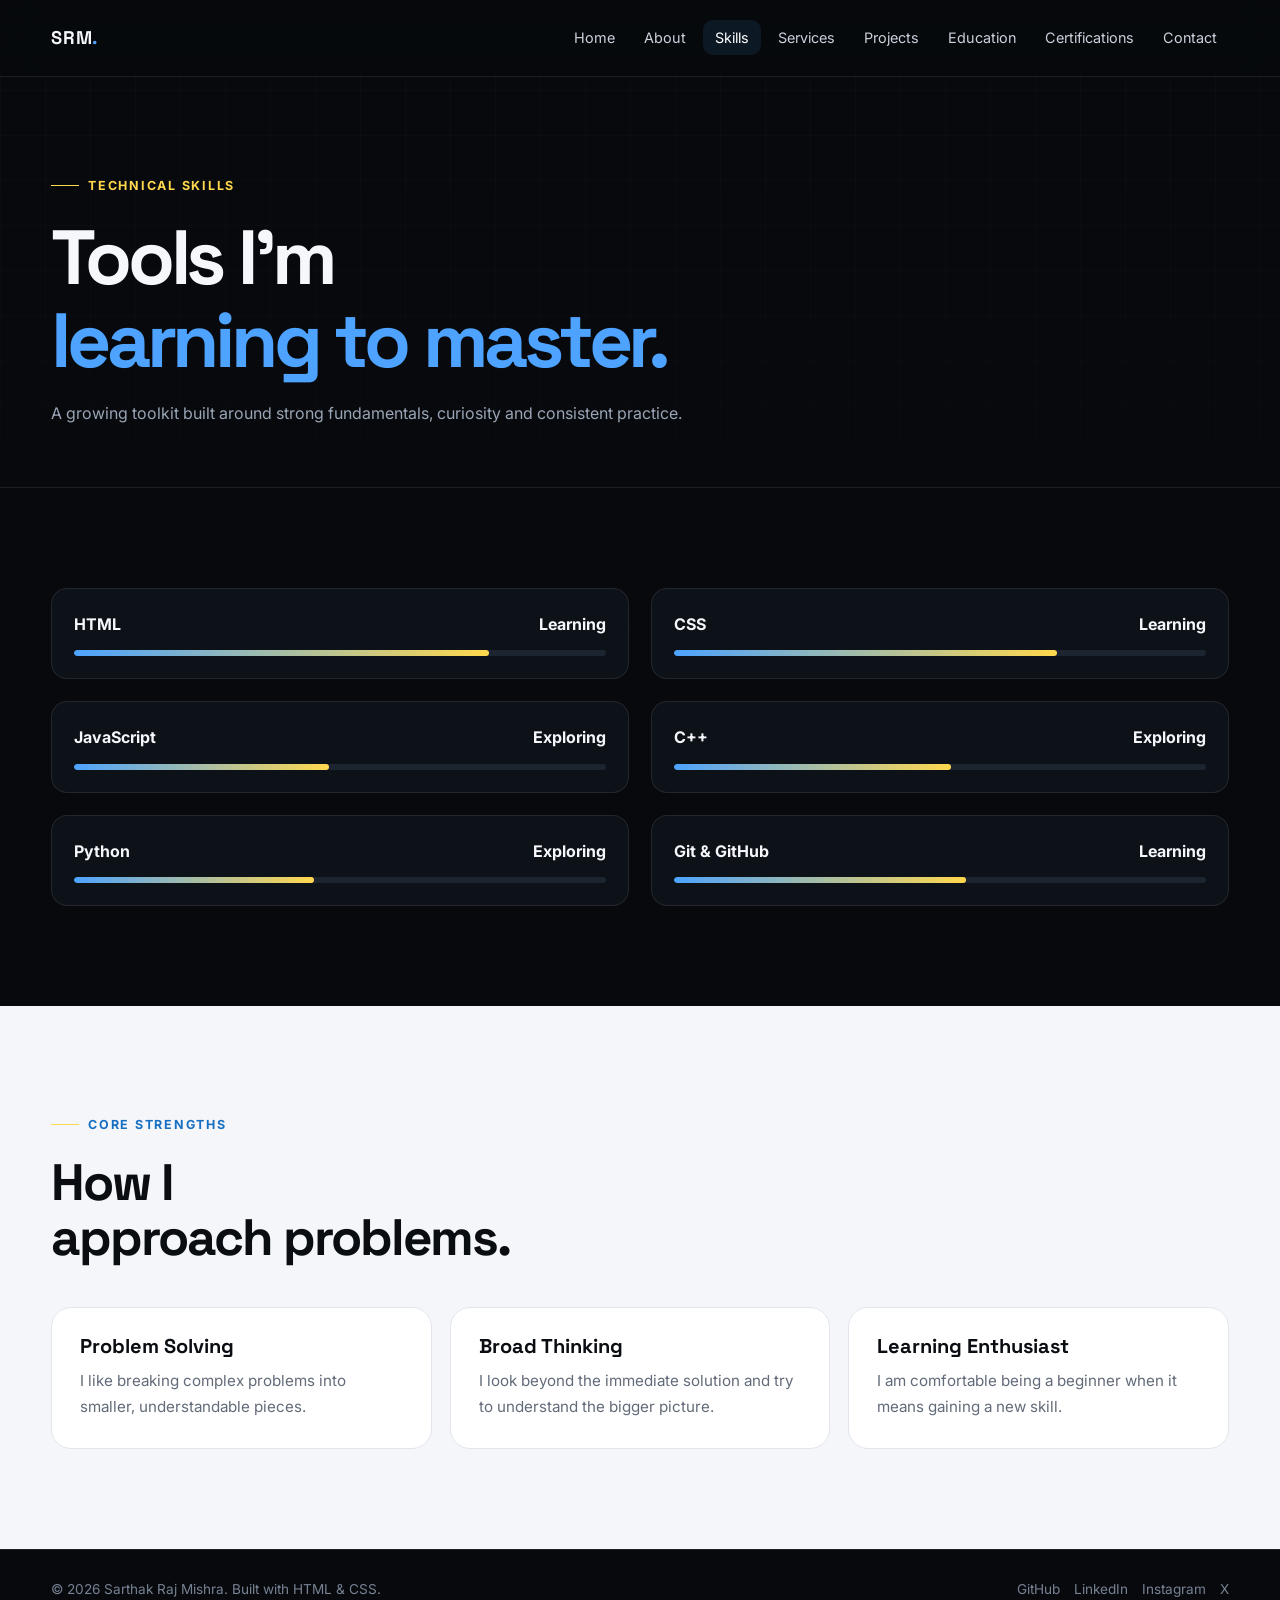
<file: skills.html>
<!DOCTYPE html>
<html lang="en">
<head>
<meta charset="UTF-8">
<meta name="viewport" content="width=device-width, initial-scale=1.0">
<meta name="description" content="Portfolio of Sarthak Raj Mishra, a first-year B.Tech CSE AIML student and aspiring web developer from Ghaziabad, India.">
<meta name="author" content="Sarthak Raj Mishra">
<title>Skills | Sarthak Raj Mishra</title>
<link rel="stylesheet" href="css/style.css">
</head>
<body>
<header class="site-header"><div class="container nav">
<a class="logo" href="index.html">SRM<span>.</span></a>
<nav aria-label="Main navigation"><ul class="nav-links"><li><a class="" href="index.html">Home</a></li><li><a class="" href="about.html">About</a></li><li><a class="active" href="skills.html">Skills</a></li><li><a class="" href="services.html">Services</a></li><li><a class="" href="projects.html">Projects</a></li><li><a class="" href="education.html">Education</a></li><li><a class="" href="certifications.html">Certifications</a></li><li><a class="" href="contact.html">Contact</a></li></ul></nav>
</div></header>
<main>
<section class="page-hero"><div class="container"><div class="eyebrow">Technical Skills</div><h1>Tools I'm<br><span>learning to master.</span></h1><p>A growing toolkit built around strong fundamentals, curiosity and consistent practice.</p></div></section>
<section class="section"><div class="container"><div class="grid-2">
  <div class="skill"><div class="skill-top"><span>HTML</span><span>Learning</span></div><div class="bar"><span style="--w:78%"></span></div></div>
  <div class="skill"><div class="skill-top"><span>CSS</span><span>Learning</span></div><div class="bar"><span style="--w:72%"></span></div></div>
  <div class="skill"><div class="skill-top"><span>JavaScript</span><span>Exploring</span></div><div class="bar"><span style="--w:48%"></span></div></div>
  <div class="skill"><div class="skill-top"><span>C++</span><span>Exploring</span></div><div class="bar"><span style="--w:52%"></span></div></div>
  <div class="skill"><div class="skill-top"><span>Python</span><span>Exploring</span></div><div class="bar"><span style="--w:45%"></span></div></div>
  <div class="skill"><div class="skill-top"><span>Git & GitHub</span><span>Learning</span></div><div class="bar"><span style="--w:55%"></span></div></div>
</div></div></section>
<section class="section section-light"><div class="container"><div class="section-head"><div><div class="eyebrow" style="color:#176fc2">Core strengths</div><h2>How I<br>approach problems.</h2></div></div><div class="grid-3"><div class="card"><h3>Problem Solving</h3><p>I like breaking complex problems into smaller, understandable pieces.</p></div><div class="card"><h3>Broad Thinking</h3><p>I look beyond the immediate solution and try to understand the bigger picture.</p></div><div class="card"><h3>Learning Enthusiast</h3><p>I am comfortable being a beginner when it means gaining a new skill.</p></div></div></div></section>
</main>
<footer class="footer"><div class="container footer-inner">
<div>© 2026 Sarthak Raj Mishra. Built with HTML & CSS.</div>
<div class="socials"><a href="https://github.com/SarthakIR" target="_blank" rel="noopener noreferrer">GitHub</a><a href="https://linkedin.com/in/sarthak-raj-mishra-aa0a4242a" target="_blank" rel="noopener noreferrer">LinkedIn</a><a href="https://www.instagram.com/sarthakmishra_209/" target="_blank" rel="noopener noreferrer">Instagram</a><a href="https://x.com/SarthakMishr_a" target="_blank" rel="noopener noreferrer">X</a></div>
</div></footer>
</body>
</html>
</file>
<file: css/style.css>
@import url('https://fonts.googleapis.com/css2?family=Inter:wght@400;500;600;700;800&family=Space+Grotesk:wght@500;600;700&display=swap');

:root{
  --bg:#07090d; --surface:#0d1118; --surface-2:#121824; --text:#f5f7fb;
  --muted:#9aa5b5; --line:rgba(255,255,255,.09); --blue:#4da3ff;
  --yellow:#ffd84d; --max:1180px; --radius:20px;
}
*{box-sizing:border-box;margin:0;padding:0}
html{scroll-behavior:smooth}
body{font-family:Inter,system-ui,sans-serif;background:var(--bg);color:var(--text);line-height:1.7;overflow-x:hidden}
body:before{content:"";position:fixed;inset:0;pointer-events:none;background-image:linear-gradient(rgba(255,255,255,.025) 1px,transparent 1px),linear-gradient(90deg,rgba(255,255,255,.025) 1px,transparent 1px);background-size:45px 45px;mask-image:linear-gradient(to bottom,black,transparent 85%);z-index:-2}
a{color:inherit;text-decoration:none}
img{max-width:100%;display:block}
.container{width:min(92%,var(--max));margin:auto}
.site-header{position:sticky;top:0;z-index:100;background:rgba(7,9,13,.78);backdrop-filter:blur(16px);border-bottom:1px solid var(--line)}
.nav{min-height:76px;display:flex;align-items:center;justify-content:space-between;gap:25px}
.logo{font-family:"Space Grotesk";font-weight:700;font-size:1.15rem;letter-spacing:.04em}
.logo span{color:var(--blue)}
.nav-links{display:flex;gap:5px;align-items:center;list-style:none}
.nav-links a{padding:9px 12px;color:#cbd2dc;font-size:.9rem;border-radius:10px;transition:.25s}
.nav-links a:hover,.nav-links a.active{background:rgba(77,163,255,.1);color:#fff}
.menu-note{display:none}
.hero{min-height:calc(100vh - 76px);display:grid;place-items:center;position:relative;padding:80px 0}
.hero-grid{display:grid;grid-template-columns:1.3fr .7fr;align-items:center;gap:70px}
.eyebrow{display:inline-flex;align-items:center;gap:9px;color:var(--yellow);font-size:.78rem;font-weight:700;letter-spacing:.14em;text-transform:uppercase;margin-bottom:20px}
.eyebrow:before{content:"";width:28px;height:1px;background:var(--yellow)}
h1,h2,h3{font-family:"Space Grotesk",sans-serif;line-height:1.08}
h1{font-size:clamp(3.2rem,7vw,6.5rem);letter-spacing:-.055em}
h1 span{color:var(--blue)}
.hero h2{font-size:clamp(1.2rem,2.2vw,1.7rem);margin:18px 0;color:#dbe2ec}
.hero h1{white-space:nowrap;font-size:clamp(1.65rem,5vw,5rem)}
.hero p.lead{max-width:650px;color:var(--muted);font-size:1.05rem;margin:22px 0 32px}
.actions{display:flex;flex-wrap:wrap;gap:13px}
.btn{display:inline-flex;align-items:center;justify-content:center;gap:9px;padding:13px 19px;border:1px solid var(--line);border-radius:12px;font-weight:700;font-size:.9rem;transition:transform .25s,background .25s,border .25s}
.btn:hover{transform:translateY(-3px);border-color:rgba(77,163,255,.5)}
.btn-primary{background:var(--blue);color:#04101e;border-color:var(--blue)}
.btn-primary:hover{background:#72b8ff}
.btn-ghost{background:rgba(255,255,255,.03)}
.hero-card{position:relative}
.profile-frame{width:min(360px,80vw);display:grid;place-items:center;margin:auto;border:1px solid rgba(77,163,255,.35);border-radius:28px;background:linear-gradient(145deg,#101723,#080b11);box-shadow:0 0 80px rgba(77,163,255,.13);overflow:hidden;transform:rotate(2deg)}
.profile-frame img{width:100%;height:auto}
.profile-placeholder{font-family:"Space Grotesk";font-size:4rem;color:var(--blue);font-weight:700}
.profile-frame:after{content:"";position:absolute;inset:14px;border:1px solid rgba(255,216,77,.25);border-radius:20px;pointer-events:none}
.float-tag{position:absolute;right:-10px;bottom:18px;background:var(--yellow);color:#12100a;padding:10px 14px;border-radius:10px;font-weight:800;font-size:.75rem;box-shadow:0 10px 30px rgba(255,216,77,.18)}
.section{padding:100px 0}
.section-light{background:#f4f6f9;color:#0a0d12}
.section-head{display:flex;align-items:end;justify-content:space-between;gap:30px;margin-bottom:42px}
.section-head h2{font-size:clamp(2rem,4vw,3.5rem);letter-spacing:-.04em}
.section-head p{max-width:520px;color:var(--muted)}
.section-light .section-head p{color:#5d6674}
.grid-2{display:grid;grid-template-columns:1fr 1fr;gap:22px}
.grid-3{display:grid;grid-template-columns:repeat(3,1fr);gap:18px}
.card{background:rgba(255,255,255,.035);border:1px solid var(--line);border-radius:var(--radius);padding:28px;transition:.3s}
.card:hover{transform:translateY(-6px);border-color:rgba(77,163,255,.35);box-shadow:0 18px 50px rgba(0,0,0,.2)}
.section-light .card{background:#fff;border-color:#e2e6ec}
.card h3{font-size:1.25rem;margin-bottom:10px}
.card p{color:var(--muted);font-size:.95rem}
.section-light .card p{color:#626b79}
.icon{width:42px;height:42px;display:grid;place-items:center;border-radius:12px;background:rgba(77,163,255,.11);color:var(--blue);font-weight:800;margin-bottom:18px}
.page-hero{padding:90px 0 60px;border-bottom:1px solid var(--line)}
.page-hero h1{font-size:clamp(3rem,6vw,5.2rem)}
.page-hero p{max-width:700px;color:var(--muted);margin-top:18px}
.tags{display:flex;flex-wrap:wrap;gap:9px;margin-top:18px}
.tag{padding:7px 11px;border:1px solid var(--line);border-radius:999px;color:#cbd4df;font-size:.8rem}
.skill{padding:22px;border:1px solid var(--line);border-radius:16px;background:var(--surface)}
.skill-top{display:flex;justify-content:space-between;margin-bottom:12px;font-weight:700}
.bar{height:6px;background:#1c2430;border-radius:999px;overflow:hidden}
.bar span{display:block;height:100%;width:var(--w);background:linear-gradient(90deg,var(--blue),var(--yellow));border-radius:inherit}
.project-card{min-height:300px;display:flex;flex-direction:column;justify-content:space-between}
.project-status{display:inline-block;width:max-content;padding:7px 10px;border-radius:999px;background:rgba(255,216,77,.1);color:var(--yellow);font-size:.75rem;font-weight:800}
.coming{font-family:"Space Grotesk";font-size:2.2rem;color:#fff;margin:25px 0 8px}
.timeline{border-left:1px solid #25303e;padding-left:25px}
.timeline-item{position:relative;margin-bottom:30px}
.timeline-item:before{content:"";position:absolute;width:10px;height:10px;border-radius:50%;background:var(--blue);left:-31px;top:9px;box-shadow:0 0 0 5px rgba(77,163,255,.1)}
.timeline-item small{color:var(--yellow);font-weight:700}
.contact-grid{display:grid;grid-template-columns:.8fr 1.2fr;gap:22px}
.contact-list{display:grid;gap:12px;margin-top:25px}
.contact-item{padding:16px;border:1px solid var(--line);border-radius:14px;background:rgba(255,255,255,.025)}
.contact-item small{display:block;color:var(--muted);font-size:.72rem;text-transform:uppercase;letter-spacing:.1em}
.contact-item strong{display:block;margin-top:3px;color:#dfe6ef}
form{display:grid;gap:15px}
label{font-size:.82rem;font-weight:700;color:#cbd3de}
input,textarea{width:100%;margin-top:7px;padding:14px 15px;background:#080c12;border:1px solid var(--line);border-radius:11px;color:#fff;font:inherit;outline:none}
input:focus,textarea:focus{border-color:rgba(77,163,255,.7)}
textarea{min-height:150px;resize:vertical}
.footer{border-top:1px solid var(--line);padding:28px 0;color:#778293;font-size:.85rem}
.footer-inner{display:flex;justify-content:space-between;gap:20px;flex-wrap:wrap}
.socials{display:flex;gap:14px}
.socials a{display:inline-flex;align-items:center;gap:6px}
.social-icon{width:1.1em;height:1.1em;flex:none;fill:currentColor;vertical-align:middle}
.social-links .card h3{display:flex;align-items:center;gap:9px}
.socials a:hover{color:var(--blue)}
.quote{font-family:"Space Grotesk";font-size:1.8rem;line-height:1.3;color:#fff}
.highlight{color:var(--yellow)}
.center{text-align:center}
.center p{margin-left:auto;margin-right:auto}
@keyframes float{0%,100%{transform:translateY(0) rotate(2deg)}50%{transform:translateY(-12px) rotate(2deg)}}
.hero-card .profile-frame{animation:float 6s ease-in-out infinite}
@media(max-width:850px){
  .nav{min-height:68px}.nav-links{gap:0}.nav-links a{padding:8px 7px;font-size:.78rem}
  .hero-grid,.grid-2,.contact-grid{grid-template-columns:1fr}.hero{padding:65px 0}.hero-grid{gap:45px}
  .hero-card{order:-1}.profile-frame{width:260px}.section{padding:75px 0}.grid-3{grid-template-columns:1fr 1fr}
}
@media(max-width:560px){
  .nav{align-items:flex-start;padding:15px 0}.nav-links{flex-wrap:wrap;justify-content:flex-end;max-width:230px}.logo{padding-top:7px}
  h1{font-size:3.2rem}.section-head{display:block}.section-head p{margin-top:12px}.grid-3{grid-template-columns:1fr}
  .profile-frame{width:220px}.float-tag{right:0}.actions .btn{width:100%}
}
</file>
